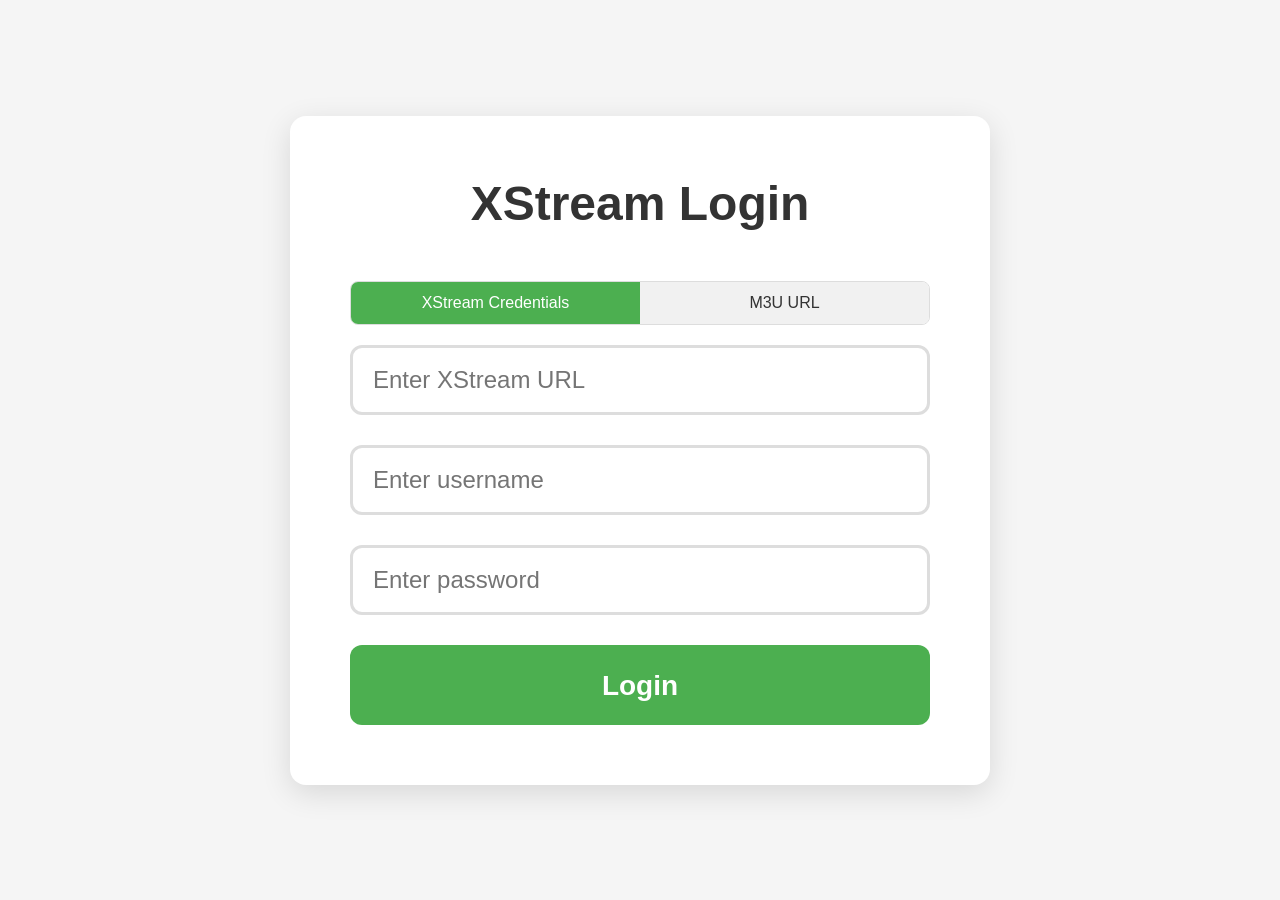
<file: index.html>
<!--
Copyright (c) 2024 LG Electronics Inc.

SPDX-License-Identifier: Apache-2.0
-->

<!DOCTYPE html>
<html>

<head>
	<title>Infinite IPTV</title>
	<link rel="stylesheet" href="css/styles.css">
</head>

<script src="webOSTVjs-1.2.10/webOSTV.js" charset="utf-8"></script>
<script src="webOSTVjs-1.2.10/webOSTV-dev.js" charset="utf-8"></script>
<script type="text/javascript">
	//sample code for calling LS2 API
	webOS.service.request("luna://com.palm.systemservice", {
		method: "clock/getTime",
		parameters: {},
		onSuccess: function (args) {
			console.log("UTC:", args.utc);
		},
		onFailure: function (args) {
			console.log("Failed to getTime");
		}
	});
</script>
    
     <script src="js/splash.js"></script> <!-- Splash Screen -->
    <script src="js/hls.min.js"></script> <!-- Local HLS.js -->
    <script src="js/proxyService.js"></script>
    <script src="js/auth.js"></script>
    <script src="js/categories.js"></script>
  
    <script src="js/streams.js"></script>
    <script src="js/series.js"></script>
    <script src="js/series_list.js"></script>
    <script src="js/player.js"></script>
    <script src="js/settings.js"></script>
    <script src="js/mediaSelection.js"></script>
   
    <script src="js/main.js"></script>
<body>
	
</body>

</html>
</file>
<file: css/styles.css>
/* ====================================================== */
/*  styles.css (cleaned & developer-friendly version)    */
/*  - Keeps original structure intact                    */
/*  - Removes duplicate / conflicting blocks             */
/*  - Adds fullscreen header override + bandwidth hook   */
/*  - No JavaScript changes required                     */
/* ====================================================== */

/* =========================
   RESET & BASE
   ========================= */
* {
  margin: 0;
  padding: 0;
  box-sizing: border-box;
}

html, body {
  height: 100%;
}

body {
  font-family: 'Arial', sans-serif;
  background-color: #f5f5f5;
  /* keep overflow handling to app container */
  overflow: hidden;
  -webkit-font-smoothing: antialiased;
  -moz-osx-font-smoothing: grayscale;
}

/* App / Page containers */
#app-container {
  width: 100vw;
  height: 100vh;
  overflow: hidden;
  display: flex;
  flex-direction: column;
}

#page-container {
  width: 100%;
  height: 100%;
  overflow: auto;
  flex: 1;
  -webkit-overflow-scrolling: touch;
}

/* ======================================================
   SPLASH SCREEN
   (kept as original intent, simplified naming, animation)
   ====================================================== */
.splash-container {
  position: fixed;
  inset: 0;
  background: linear-gradient(135deg, #1a2a6c, #b21f1f, #fdbb2d);
  display: flex;
  flex-direction: column;
  justify-content: center;
  align-items: center;
  z-index: 9999;
  transition: opacity 0.5s ease;
}

.splash-logo {
  font-size: 72px;
  font-weight: bold;
  color: white;
  text-shadow: 0 0 20px rgba(0, 0, 0, 0.3);
  margin-bottom: 50px;
  letter-spacing: 4px;
  animation: splashPulse 2s infinite;
}

.splash-loading {
  display: flex;
  justify-content: center;
  align-items: center;
  gap: 12px;
}

.splash-dot {
  width: 20px;
  height: 20px;
  border-radius: 50%;
  background-color: white;
  animation: splashBounce 1.5s infinite;
}

@keyframes splashPulse {
  0% { transform: scale(1); }
  50% { transform: scale(1.05); }
  100% { transform: scale(1); }
}
@keyframes splashBounce {
  0%, 100% { transform: translateY(0); }
  50% { transform: translateY(-20px); }
}

/* ======================================================
   PLAYER CONTAINER & LAYOUT
   - kept structure consistent with your JS
   ====================================================== */
.player-container {
  position: relative;
  width: 100%;
  height: 100vh;
  background-color: #000;
  display: flex;
  flex-direction: column;
  overflow: hidden;
}

/* -------------------------
   PLAYER HEADER
   - always visible (including fullscreen)
   - minimal, compatible with existing markup
   ------------------------- */
.player-header {
  position: fixed;
  top: 0;
  left: 0;
  right: 0;
  z-index: 1000;
  display: flex;
  align-items: center;
  gap: 12px;
  padding: 15px 20px;
  background: rgba(0, 0, 0, 0.8);
  color: #fff;
  -webkit-backdrop-filter: blur(6px);
  backdrop-filter: blur(6px);
}

/* header child elements (kept class names for JS compatibility) */
.player-back-button {
  background: none;
  border: none;
  color: white;
  font-size: 20px;
  cursor: pointer;
  padding: 8px 15px;
  border-radius: 6px;
  display: inline-flex;
  align-items: center;
  justify-content: center;
  transition: background-color .2s ease;
}
.player-back-button:hover {
  background-color: rgba(255,255,255,0.08);
}

.player-header-title {
  flex: 1 1 auto;
  font-size: 22px;
  margin: 0;
  white-space: nowrap;
  overflow: hidden;
  text-overflow: ellipsis;
}

/* small icon-style buttons (settings / fullscreen) */
.player-fullscreen-button,
.player-settings-button {
  background: none;
  border: none;
  color: white;
  font-size: 24px;
  cursor: pointer;
  padding: 8px;
  border-radius: 50%;
  width: 44px;
  height: 44px;
  display: inline-flex;
  align-items: center;
  justify-content: center;
  transition: transform .15s ease, background-color .15s ease;
}
.player-fullscreen-button:hover,
.player-settings-button:hover {
  transform: scale(1.12);
  background-color: rgba(255,255,255,0.06);
}

/* -------------------------
   NETWORK INDICATOR (pill)
   - compatible fallback if JS does not set data attributes
   - supports optional data-bandwidth attribute:
     if present, pseudo-element shows "12.4 Mbps — "
   ------------------------- */
.network-indicator {
  display: inline-flex;
  align-items: center;
  gap: 8px;
  padding: 6px 12px;
  border-radius: 20px;
  font-size: 15px;
  font-weight: 700;
  margin-left: 12px;
  background: rgba(0,0,0,0.45);
  border: 1px solid rgba(255,255,255,0.12);
  color: #fff;
  min-height: 36px;
}

/* emoji / icon in first span - style it if present */
.network-indicator > span:first-child {
  font-size: 20px;
}

/* If your JS sets a data-bandwidth attribute on the container, this pseudo-element will show it:
   format used: 12.4 Mbps —  (then the existing inner content shows percentage and Good/Slow)
   This is intentionally non-breaking: if not present, nothing added.
*/
.network-indicator[data-bandwidth]:before {
  content: attr(data-bandwidth) " Mbps — ";
  color: #4CAF50;
  font-weight: 800;
  margin-right: 4px;
  white-space: nowrap;
}

/* Small helper to ensure inner text wraps nicely on small screens */
.network-indicator > span {
  white-space: nowrap;
  display: inline-block;
}

/* -------------------------
   LOADING INDICATOR & DEBUG PANEL
   kept as inline elements to match player structure
   ------------------------- */
.loading-indicator {
  position: absolute;
  top: 50%;
  left: 50%;
  transform: translate(-50%, -50%);
  color: white;
  font-size: 20px;
  font-weight: 700;
  z-index: 900;
  text-shadow: 0 0 10px rgba(0,0,0,0.8);
  background: rgba(0,0,0,0.6);
  padding: 15px 24px;
  border-radius: 8px;
  text-align: center;
}

.debug-panel {
  position: absolute;
  bottom: 10px;
  left: 10px;
  background: rgba(0,0,0,0.8);
  color: #fff;
  padding: 10px;
  border-radius: 6px;
  font-size: 12px;
  font-family: monospace;
  max-width: 340px;
  z-index: 900;
  border: 1px solid rgba(76,175,80,0.18);
}

/* ======================================================
   VIDEO ELEMENT
   - We keep header height accounting to avoid layout jumps
   ====================================================== */
#video-player,
.player-video {
  position: absolute;
  top: 60px; /* header height */
  left: 0;
  width: 100%;
  height: calc(100% - 60px);
  background-color: #000;
  object-fit: contain;
}

/* Fullscreen styling for video (make video fill viewport)
   and ensure header remains visible in fullscreen by overriding rules
*/
#video-player:fullscreen,
#video-player:-webkit-full-screen,
#video-player:-moz-full-screen,
#video-player:-ms-fullscreen,
.player-video:fullscreen,
.player-video:-webkit-full-screen,
.player-video:-moz-full-screen,
.player-video:-ms-fullscreen {
  position: fixed !important;
  top: 0 !important;
  left: 0 !important;
  width: 100vw !important;
  height: 100vh !important;
  z-index: 99999 !important;
  object-fit: contain;
}

/* Ensure header stays visible when the document or element is in fullscreen */
:fullscreen .player-header,
:-webkit-full-screen .player-header,
:-moz-full-screen .player-header,
:-ms-fullscreen .player-header {
  display: flex !important;
  position: fixed !important;
  top: 0 !important;
  left: 0 !important;
  right: 0 !important;
  z-index: 100000 !important;
}

/* When fullscreen, avoid hiding other app UI via broad selectors.
   (We removed previous :fullscreen body > :not(#video-player) rules intentionally.)
*/

/* ======================================================
   LOGIN PAGE (kept structure & sizes - restored)
   ====================================================== */
.login-container {
  display: flex;
  flex-direction: column;
  align-items: center;
  justify-content: center;
  height: 100%;
  padding: 40px;
  box-sizing: border-box;
}

.login-form {
  background-color: #fff;
  border-radius: 16px;
  box-shadow: 0 8px 30px rgba(0, 0, 0, 0.12);
  padding: 60px;
  width: 100%;
  max-width: 700px; /* ensures it centers but remains readable */
  box-sizing: border-box;
}

.login-form h1 {
  font-size: 48px;
  margin-bottom: 50px;
  text-align: center;
  color: #333;
}

/* input styling */
.input-group {
  margin-bottom: 30px;
}
.input-group input {
  width: 100%;
  padding: 20px;
  border: 3px solid #ddd;
  border-radius: 12px;
  box-sizing: border-box;
  font-size: 24px;
  height: 70px;
}

/* login button */
.login-button {
  width: 100%;
  padding: 25px;
  background-color: #4CAF50;
  color: white;
  border: none;
  border-radius: 12px;
  cursor: pointer;
  font-size: 28px;
  font-weight: 600;
  transition: background-color .2s ease;
  height: 80px;
}
.login-button:hover { background-color: #45a049; }

/* ======================================================
   MAIN HEADER (top bar for non-player pages)
   ====================================================== */
.header {
  background-color: #333;
  color: #fff;
  padding: 25px;
  display: flex;
  justify-content: space-between;
  align-items: center;
  position: fixed;
  top: 0;
  left: 0;
  right: 0;
  z-index: 100;
  box-sizing: border-box;
}

.header h1 { font-size: 40px; margin: 0; }

.back-button,
.logout-button,
.settings-button {
  padding: 12px 25px;
  border-radius: 8px;
  cursor: pointer;
  font-size: 20px;
  border: none;
}

.back-button { background-color: transparent; color: #fff; border: 2px solid #fff; }
.logout-button { background-color: #f44336; color: white; }
.settings-button { background-color: #2196F3; color: white; }

/* icon button */
.icon-button {
  background: none;
  border: none;
  color: white;
  font-size: 28px;
  cursor: pointer;
  padding: 8px;
  margin-left: 15px;
  transition: transform .2s;
  display: inline-flex;
  align-items: center;
  justify-content: center;
  width: 44px;
  height: 44px;
  border-radius: 50%;
}
.icon-button:hover { transform: scale(1.12); background-color: rgba(255,255,255,0.06); }

/* ======================================================
   MEDIA SELECTION / GRID (preserved & cleaned)
   ====================================================== */
.main-content {
  display: flex;
  flex-direction: column;
  justify-content: center;
  align-items: center;
  min-height: 100vh;
  padding-top: 100px; /* accounts for header */
  padding-bottom: 40px;
  box-sizing: border-box;
}

.media-container {
  display: flex;
  flex-wrap: wrap;
  justify-content: center;
  align-items: center;
  max-width: 1400px;
  width: 100%;
  padding: 30px;
  gap: 50px;
  box-sizing: border-box;
}

.media-card {
  width: 400px;
  cursor: pointer;
  transition: transform .3s, box-shadow .3s;
  border-radius: 16px;
  overflow: hidden;
  box-shadow: 0 8px 30px rgba(0,0,0,0.12);
  background: #fff;
}
.media-card:hover { transform: scale(1.05); box-shadow: 0 15px 40px rgba(0,0,0,0.18); }

.media-card img {
  width: 100%;
  height: 250px;
  object-fit: cover;
}
.media-label {
  padding: 30px 25px;
  font-size: 32px;
  font-weight: 600;
  text-align: center;
  color: #333;
  background: #fff;
}

/* Grid container */
.grid-container { padding: 40px; margin-top: 100px; box-sizing: border-box; }

.grid {
  display: grid;
  grid-template-columns: repeat(7, 1fr);
  gap: 30px;
  justify-content: center;
}
.card {
  background-color: white;
  border-radius: 16px;
  overflow: hidden;
  box-shadow: 0 6px 20px rgba(0,0,0,0.12);
  cursor: pointer;
  transition: transform .3s, box-shadow .3s;
  aspect-ratio: 1/1;
  display: flex;
  flex-direction: column;
  justify-content: center;
  align-items: center;
  padding: 30px;
  text-align: center;
}
.card:hover { transform: translateY(-8px); box-shadow: 0 12px 30px rgba(0,0,0,0.14); }

.card img { width: 100%; height: 150px; object-fit: cover; border-radius: 12px; margin-bottom: 20px; }

.card-title { font-size: 22px; font-weight: 600; color: #333; }
.card-subtitle { font-size: 18px; color: #666; margin-top: 10px; }

/* ======================================================
   EPISODES LIST (merged duplicates, kept advanced theme)
   ====================================================== */
.episodes-list-container {
  margin-top: 20px;
  border-radius: 16px;
  overflow: hidden;
  background: #fff;
  border: 1px solid #e0e0e0;
  box-shadow: 0 6px 20px rgba(0,0,0,0.06);
}
.episodes-list-header {
  background: #f2f2f2;
  padding: 18px 25px;
  font-size: 20px;
  font-weight: 600;
  border-bottom: 1px solid #ddd;
  color: #222;
}
.episodes-list {
  max-height: 70vh;
  overflow-y: auto;
}

/* episode item card */
.episode-item {
  display: flex;
  align-items: center;
  padding: 16px 20px;
  border-bottom: 1px solid #eee;
  cursor: pointer;
  transition: background-color .25s;
  background: #fff;
}
.episode-item:hover { background-color: #f8f8f8; }

.episode-number {
  min-width: 45px;
  height: 45px;
  background: #2196f3;
  border-radius: 50%;
  display: flex;
  align-items: center;
  justify-content: center;
  font-size: 16px;
  font-weight: bold;
  color: #fff;
  margin-right: 20px;
}

.episode-info { flex-grow: 1; }
.episode-title { font-size: 18px; font-weight: 600; color: #222; }
.episode-subtitle { font-size: 14px; color: #666; margin-top: 4px; }

.play-button {
  width: 40px;
  height: 40px;
  background: linear-gradient(135deg,#4caf50,#2e7d32);
  border-radius: 50%;
  display: flex;
  align-items: center;
  justify-content: center;
  color: #fff;
  font-size: 18px;
  margin-left: 20px;
  transition: transform .3s;
}
.play-button:hover { transform: scale(1.1); }

/* ======================================================
   EPISODES GRID THEME (optional darker theme preserved)
   - kept rules but removed excessive !important usage
   ====================================================== */
.episodes-grid-container {
  margin-top: 80px;
  padding: 20px;
  border-radius: 16px;
  overflow: visible;
  box-shadow: 0 8px 30px rgba(0,0,0,0.12);
  border: 1px solid rgba(0,0,0,0.06);
  background: #16213e;
  min-height: 400px;
  position: relative;
  z-index: 1;
  color: #fff;
}

.episodes-header {
  background: linear-gradient(135deg,#0f3460,#1a2a6c);
  padding: 20px;
  color: #fff;
  font-size: 22px;
  font-weight: 700;
  text-align: center;
  border-bottom: 1px solid rgba(255,255,255,0.06);
  margin-bottom: 20px;
  border-radius: 12px 12px 0 0;
}

.episodes-grid {
  display: grid;
  grid-template-columns: repeat(auto-fill, minmax(200px, 1fr));
  gap: 25px;
  padding: 20px;
  justify-items: center;
  border-radius: 12px;
  min-height: 300px;
  background: rgba(26,42,108,0.08);
  position: relative;
}

.episode-card {
  background: linear-gradient(135deg,#1a2a6c,#0f3460);
  border-radius: 12px;
  overflow: hidden;
  box-shadow: 0 8px 25px rgba(0,0,0,0.14);
  cursor: pointer;
  transition: transform .25s ease, box-shadow .25s ease;
  border: 1px solid rgba(255,255,255,0.06);
  width: 100%;
  max-width: 220px;
  aspect-ratio: 3/4;
  display: flex;
  flex-direction: column;
  position: relative;
}

.episode-card:hover {
  transform: translateY(-6px);
  box-shadow: 0 15px 35px rgba(0,0,0,0.18);
}

.episode-number-badge {
  position: absolute;
  top: 10px;
  left: 10px;
  background: linear-gradient(135deg,#fdbb2d,#b21f1f);
  color: #fff;
  font-size: 12px;
  font-weight: 700;
  padding: 5px 10px;
  border-radius: 20px;
  z-index: 3;
}

.episode-image-container {
  width: 100%;
  height: 65%;
  overflow: hidden;
  position: relative;
  background: rgba(0,0,0,0.18);
}
.episode-image {
  width: 100%;
  height: 100%;
  object-fit: cover;
  transition: transform .3s ease;
}
.episode-card:hover .episode-image { transform: scale(1.05); }

.episode-image-placeholder {
  width: 100%;
  height: 100%;
  display: flex;
  align-items: center;
  justify-content: center;
  font-size: 48px;
  color: rgba(255,255,255,0.28);
  background: rgba(0,0,0,0.15);
}

.episode-title {
  padding: 15px;
  font-size: 16px;
  font-weight: 600;
  color: #fff;
  text-align: center;
  flex-grow: 1;
  display: flex;
  align-items: center;
  justify-content: center;
  text-shadow: 0 2px 4px rgba(0,0,0,0.4);
  line-height: 1.3;
}

.episode-play-button {
  background: linear-gradient(135deg,#fdbb2d,#b21f1f);
  color: #fff;
  border: none;
  border-radius: 0 0 12px 12px;
  padding: 12px;
  font-size: 14px;
  font-weight: 700;
  cursor: pointer;
  text-transform: uppercase;
  letter-spacing: 1px;
  display: flex;
  align-items: center;
  justify-content: center;
}
.episode-play-button:hover {
  background: linear-gradient(135deg,#fdbb2d,#e74c3c);
  transform: translateY(-2px);
}

/* ======================================================
   LOADING / ERROR STATES (kept & cleaned)
   ====================================================== */
.loading, .error {
  text-align: center;
  padding: 80px;
  margin-top: 100px;
}
.loading-spinner, .error-icon { font-size: 64px; margin-bottom: 30px; }
.loading-text, .error-text { font-size: 28px; color: #666; }
.error-text { color: #f44336; }

.retry-button {
  padding: 18px 35px;
  background-color: #4CAF50;
  color: white;
  border: none;
  border-radius: 12px;
  cursor: pointer;
  font-size: 24px;
  margin-top: 30px;
}

/* ======================================================
   SETTINGS / FORMS
   ====================================================== */
.settings-container {
  max-width: 800px;
  margin: 120px auto 40px;
  padding: 30px;
  background-color: #fff;
  border-radius: 16px;
  box-shadow: 0 8px 30px rgba(0,0,0,0.12);
}

.settings-title { font-size: 36px; margin-bottom: 30px; text-align:center; color:#333; }

.settings-section { margin-bottom: 30px; }
.settings-section-title { font-size: 24px; margin-bottom: 15px; color: #333; }

.settings-input {
  width: 100%;
  padding: 15px;
  border: 2px solid #ddd;
  border-radius: 8px;
  box-sizing: border-box;
  font-size: 18px;
  margin-bottom: 15px;
}

.settings-button {
  padding: 15px 30px;
  background-color: #4CAF50;
  color: white;
  border: none;
  border-radius: 8px;
  cursor: pointer;
  font-size: 18px;
  margin-right: 15px;
}
.settings-button.danger { background-color: #f44336; }

/* ======================================================
   RESPONSIVE RULES
   ====================================================== */
@media (max-width: 1200px) {
  .grid { grid-template-columns: repeat(5, 1fr); }
}

@media (max-width: 900px) {
  .grid { grid-template-columns: repeat(3, 1fr); }
  .media-container { gap: 30px; }
  .media-card { width: 300px; }
}

@media (max-width: 600px) {
  .grid { grid-template-columns: repeat(2, 1fr); }
  .header h1 { font-size: 24px; }
  .back-button, .logout-button, .settings-button { font-size: 16px; padding: 8px 15px; }
  .player-header-title { font-size: 16px; }
  .player-fullscreen-button, .player-settings-button { width: 30px; height: 30px; font-size: 16px; }
  .splash-logo { font-size: 56px; }
}

/* ======================================================
   SMALL HELPERS & ACCESSIBILITY
   ====================================================== */
a { color: inherit; text-decoration: none; }
button { font-family: inherit; }
.hidden { display: none !important; visibility: hidden !important; }

/* ======================================================
   END OF FILE
   ====================================================== */
</file>
